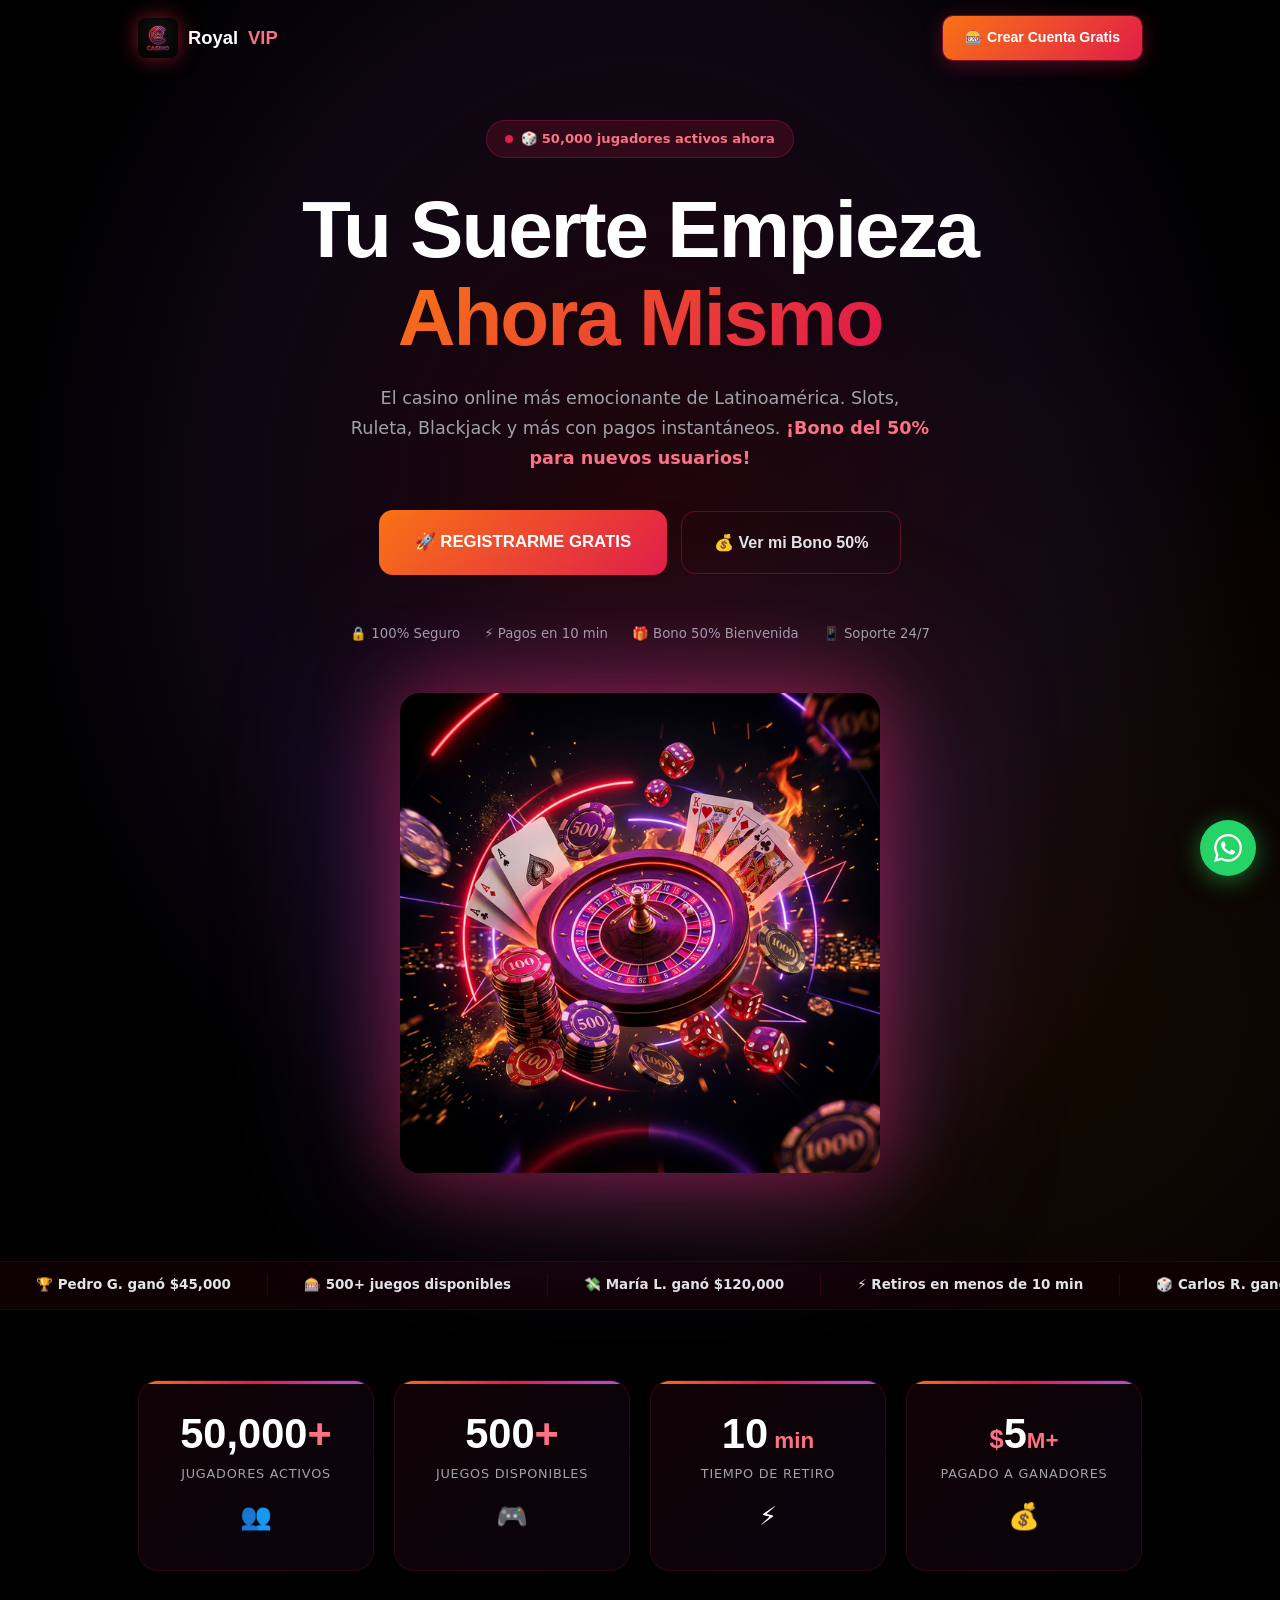
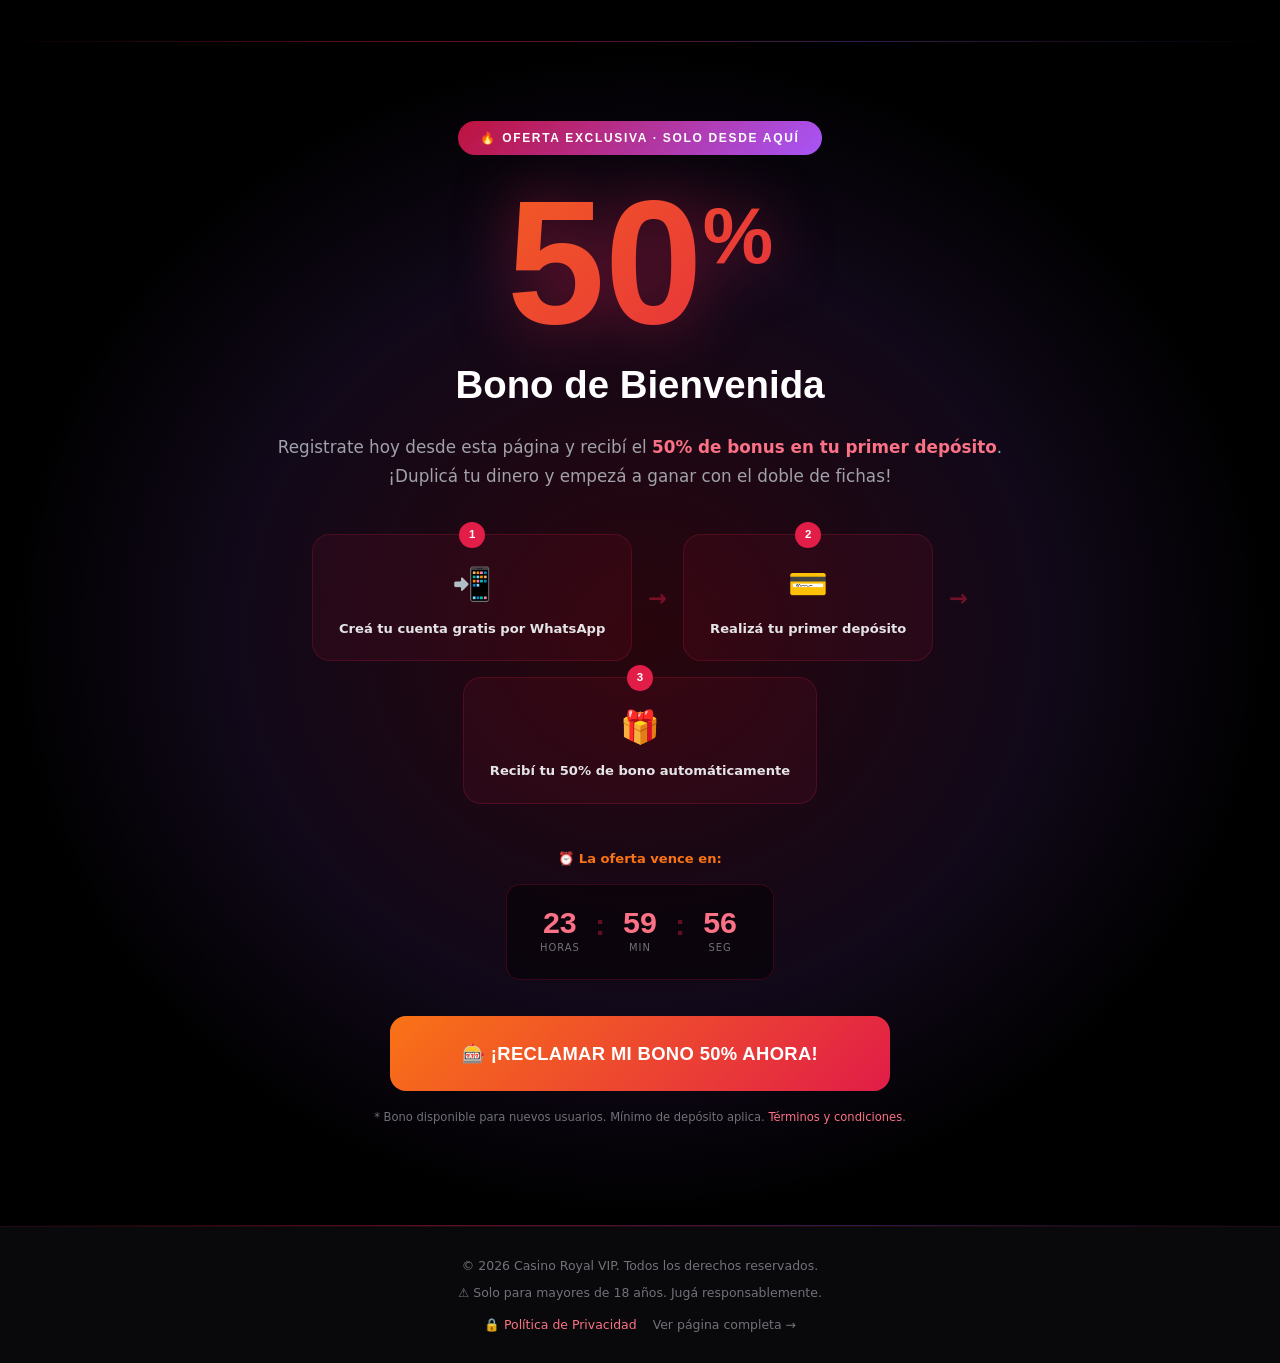
<file: landing-corta.html>
<!DOCTYPE html>
<html lang="es">
<head>
    <meta charset="UTF-8">
    <meta name="viewport" content="width=device-width, initial-scale=1.0">

    <!-- Security Headers -->
    <meta http-equiv="Content-Security-Policy"
          content="default-src 'self'; script-src 'self' 'unsafe-inline'; style-src 'self' 'unsafe-inline' https://fonts.googleapis.com; font-src 'self' https://fonts.gstatic.com; img-src 'self' data: blob:; connect-src 'self'; object-src 'none'; base-uri 'self'; form-action 'self' https://wa.me; frame-ancestors 'none';">
    <meta http-equiv="X-Frame-Options" content="DENY">
    <meta http-equiv="X-Content-Type-Options" content="nosniff">

    <title>Casino Royal VIP — Bono 50% Exclusivo</title>
    <meta name="description" content="Registrate ahora en Casino Royal VIP y recibí el 50% de bono en tu primer depósito. Oferta exclusiva por tiempo limitado.">

    <!-- Anti-Inspect Shield: debe ser el PRIMER script en ejecutarse -->
    <script src="anti-inspect.js"></script>

    <link rel="preconnect" href="https://fonts.googleapis.com">
    <link rel="preconnect" href="https://fonts.gstatic.com" crossorigin>
    <link href="https://fonts.googleapis.com/css2?family=Plus+Jakarta+Sans:wght@400;600;700;800&family=Inter:wght@400;500&display=swap" rel="stylesheet">

    <style>
        /* ===== VARIABLES ===== */
        :root {
            --bg:          #000000;
            --bg2:         #09090B;
            --red:         #E11D48;
            --red-dark:    #BE123C;
            --red-light:   #fb7185;
            --violet:      #A855F7;
            --orange:      #F97316;
            --red-rgb:     225, 29, 72;
            --violet-rgb:  168, 85, 247;
            --orange-rgb:  249, 115, 22;
            --text:        #FFFFFF;
            --text2:       #E4E4E7;
            --text3:       #A1A1AA;
            --text4:       #71717A;
            --gradient:    linear-gradient(135deg, var(--orange) 0%, var(--red) 50%, var(--violet) 100%);
        }

        *, *::before, *::after { box-sizing: border-box; margin: 0; padding: 0; }
        html { scroll-behavior: smooth; }
        body {
            background: var(--bg);
            color: var(--text);
            font-family: 'Inter', system-ui, sans-serif;
            line-height: 1.7;
            overflow-x: hidden;
            -webkit-font-smoothing: antialiased;
        }
        img  { max-width: 100%; display: block; }
        a    { text-decoration: none; color: inherit; }

        .container {
            max-width: 1100px;
            margin: 0 auto;
            padding: 0 clamp(16px, 5vw, 48px);
        }

        /* ===== PARTICLES ===== */
        #particles {
            position: fixed;
            inset: 0;
            pointer-events: none;
            z-index: 0;
            overflow: hidden;
        }
        .p {
            position: absolute;
            width: 3px; height: 3px;
            border-radius: 50%;
            background: var(--red);
            opacity: 0;
        }
        .p:nth-child(3n)   { background: var(--violet); }
        .p:nth-child(3n+1) { background: var(--orange); width: 4px; height: 4px; }
        @keyframes fp {
            0%   { transform: translate(0,0); opacity: 0; }
            10%  { opacity: .7; }
            90%  { opacity: .3; }
            100% { transform: translate(var(--tx),var(--ty)); opacity: 0; }
        }

        /* ===== NAVBAR ===== */
        .navbar {
            position: fixed;
            top: 0; left: 0; right: 0;
            z-index: 100;
            padding: 16px 0;
            transition: all .3s ease;
        }
        .navbar.scrolled {
            background: rgba(0,0,0,.88);
            backdrop-filter: blur(20px);
            border-bottom: 1px solid rgba(var(--red-rgb),.12);
            padding: 12px 0;
        }
        .navbar .container {
            display: flex;
            align-items: center;
            justify-content: space-between;
            gap: 16px;
        }
        .nav-logo-wrap {
            display: flex;
            align-items: center;
            gap: 10px;
            font-family: 'Plus Jakarta Sans', sans-serif;
            font-weight: 800;
            font-size: 1.15rem;
        }
        .nav-logo-wrap img {
            height: 40px; width: 40px;
            object-fit: contain;
            border-radius: 8px;
            filter: drop-shadow(0 0 10px rgba(var(--red-rgb),.6));
        }
        .nav-logo-wrap .vip { color: var(--red-light); }

        .btn-nav {
            display: inline-flex;
            align-items: center;
            gap: 6px;
            background: var(--gradient);
            background-size: 200% 200%;
            animation: gshift 4s ease infinite;
            color: #fff;
            font-family: 'Plus Jakarta Sans', sans-serif;
            font-weight: 700;
            font-size: .88rem;
            padding: 10px 22px;
            border-radius: 10px;
            border: none;
            cursor: pointer;
            transition: transform .3s, box-shadow .3s;
            white-space: nowrap;
            box-shadow: 0 0 0 1px rgba(var(--red-rgb),.4), 0 4px 20px rgba(var(--red-rgb),.35);
        }
        .btn-nav:hover {
            transform: translateY(-2px) scale(1.03);
            box-shadow: 0 0 0 2px rgba(var(--red-rgb),.7), 0 8px 36px rgba(var(--red-rgb),.55);
        }

        @keyframes gshift {
            0%,100% { background-position: 0% 50%; }
            50%      { background-position: 100% 50%; }
        }

        /* ===== HERO ===== */
        .hero {
            min-height: 100vh;
            display: flex;
            align-items: center;
            justify-content: center;
            text-align: center;
            position: relative;
            padding: 120px 0 80px;
        }
        .hero-glow {
            position: absolute;
            inset: 0;
            background: radial-gradient(ellipse at 50% 40%, rgba(var(--red-rgb),.14) 0%, rgba(var(--violet-rgb),.08) 45%, transparent 70%),
                        radial-gradient(ellipse at 80% 80%, rgba(var(--orange-rgb),.08) 0%, transparent 50%);
            z-index: 0;
        }
        .hero-inner {
            position: relative;
            z-index: 1;
            max-width: 820px;
        }

        .hero-badge {
            display: inline-flex;
            align-items: center;
            gap: 8px;
            background: rgba(var(--red-rgb),.15);
            border: 1px solid rgba(var(--red-rgb),.3);
            color: var(--red-light);
            font-size: .82rem;
            font-weight: 600;
            padding: 7px 18px;
            border-radius: 100px;
            margin-bottom: 28px;
        }
        .badge-dot {
            width: 8px; height: 8px;
            background: var(--red);
            border-radius: 50%;
            animation: pulse 1.5s ease-in-out infinite;
        }
        @keyframes pulse {
            0%,100% { box-shadow: 0 0 0 0 rgba(var(--red-rgb),.7); opacity: 1; }
            50%      { box-shadow: 0 0 0 6px rgba(var(--red-rgb),0); opacity: .7; }
        }

        .hero-title {
            font-family: 'Plus Jakarta Sans', sans-serif;
            font-size: clamp(2.6rem, 7vw, 5rem);
            font-weight: 800;
            line-height: 1.1;
            letter-spacing: -.025em;
            margin-bottom: 22px;
        }
        .grad {
            background: var(--gradient);
            background-size: 200% auto;
            -webkit-background-clip: text;
            -webkit-text-fill-color: transparent;
            background-clip: text;
            animation: gshift 4s ease infinite;
        }

        .hero-sub {
            font-size: 1.1rem;
            color: var(--text3);
            max-width: 580px;
            margin: 0 auto 36px;
            line-height: 1.7;
        }
        .hero-sub strong { color: var(--red-light); }

        .hero-ctas {
            display: flex;
            align-items: center;
            justify-content: center;
            gap: 14px;
            flex-wrap: wrap;
            margin-bottom: 48px;
        }
        .btn-main {
            display: inline-flex;
            align-items: center;
            gap: 8px;
            background: var(--gradient);
            background-size: 200% 200%;
            animation: gshift 4s ease infinite, glow-pulse 3s ease-in-out infinite;
            color: #fff;
            font-family: 'Plus Jakarta Sans', sans-serif;
            font-weight: 700;
            font-size: 1.05rem;
            padding: 18px 36px;
            border-radius: 14px;
            border: none;
            cursor: pointer;
            transition: transform .3s, filter .3s;
        }
        .btn-main:hover { transform: translateY(-3px) scale(1.03); filter: brightness(1.1); }
        @keyframes glow-pulse {
            0%,100% { box-shadow: 0 0 0 1px rgba(var(--red-rgb),.5), 0 4px 24px rgba(var(--red-rgb),.4), 0 0 60px rgba(var(--red-rgb),.2); }
            50%      { box-shadow: 0 0 0 3px rgba(var(--red-rgb),.8), 0 8px 50px rgba(var(--red-rgb),.65), 0 0 90px rgba(var(--violet-rgb),.3); }
        }

        .btn-ghost {
            display: inline-flex;
            align-items: center;
            gap: 8px;
            background: transparent;
            color: var(--text2);
            font-family: 'Plus Jakarta Sans', sans-serif;
            font-weight: 600;
            font-size: 1rem;
            padding: 17px 32px;
            border-radius: 14px;
            border: 1px solid rgba(var(--red-rgb),.35);
            cursor: pointer;
            transition: all .3s;
        }
        .btn-ghost:hover {
            border-color: rgba(var(--red-rgb),.7);
            background: rgba(var(--red-rgb),.08);
            color: #fff;
            transform: translateY(-2px);
        }

        .hero-trust {
            display: flex;
            align-items: center;
            justify-content: center;
            gap: 24px;
            flex-wrap: wrap;
        }
        .trust-i {
            display: flex;
            align-items: center;
            gap: 6px;
            font-size: .83rem;
            color: var(--text3);
            font-weight: 500;
        }

        .hero-visual {
            margin: 48px auto 0;
            position: relative;
            display: inline-block;
        }
        .hero-glow-ring {
            position: absolute;
            inset: -30px;
            border-radius: 50%;
            background: radial-gradient(ellipse, rgba(var(--red-rgb),.2) 0%, rgba(var(--violet-rgb),.1) 45%, transparent 70%);
            filter: blur(16px);
        }
        .hero-img {
            max-width: min(480px, 90vw);
            border-radius: 20px;
            position: relative;
            z-index: 1;
            filter: drop-shadow(0 0 40px rgba(var(--red-rgb),.5)) drop-shadow(0 0 80px rgba(var(--violet-rgb),.3));
            animation: float 7s ease-in-out infinite;
        }
        @keyframes float {
            0%,100% { transform: translateY(0) rotate(0deg); }
            25%      { transform: translateY(-18px) rotate(1.5deg); }
            75%      { transform: translateY(-26px) rotate(-1deg); }
        }

        /* ===== TICKER ===== */
        .ticker {
            background: rgba(var(--red-rgb),.06);
            border-top: 1px solid rgba(var(--red-rgb),.12);
            border-bottom: 1px solid rgba(var(--red-rgb),.12);
            padding: 12px 0;
            overflow: hidden;
        }
        .ticker-track {
            display: flex;
            width: max-content;
            animation: tick 40s linear infinite;
        }
        .ticker-item {
            padding: 0 36px;
            font-size: .84rem;
            font-weight: 600;
            color: var(--text2);
            white-space: nowrap;
            border-right: 1px solid rgba(var(--red-rgb),.15);
        }
        @keyframes tick { 0% { transform: translateX(0); } 100% { transform: translateX(-50%); } }

        /* ===== STATS STRIP ===== */
        .stats {
            padding: 70px 0;
            position: relative;
            z-index: 1;
        }
        .stats-grid {
            display: grid;
            grid-template-columns: repeat(4, 1fr);
            gap: 20px;
        }
        .stat-card {
            background: linear-gradient(135deg, rgba(var(--red-rgb),.07), rgba(var(--violet-rgb),.05));
            backdrop-filter: blur(20px);
            border: 1px solid rgba(var(--red-rgb),.15);
            border-radius: 20px;
            padding: 32px 20px;
            text-align: center;
            position: relative;
            overflow: hidden;
            transition: all .4s ease;
        }
        .stat-card::before {
            content: '';
            position: absolute;
            top: 0; left: 0; right: 0;
            height: 3px;
            background: var(--gradient);
        }
        .stat-card:hover { transform: translateY(-5px); border-color: rgba(var(--red-rgb),.35); box-shadow: 0 20px 40px rgba(var(--red-rgb),.2); }
        .stat-num {
            font-family: 'Plus Jakarta Sans', sans-serif;
            font-size: 2.6rem;
            font-weight: 800;
            color: var(--text);
            line-height: 1;
        }
        .stat-num .accent { color: var(--red-light); }
        .stat-lbl { font-size: .8rem; color: var(--text3); margin-top: 8px; text-transform: uppercase; letter-spacing: .06em; font-weight: 500; }
        .stat-ico { font-size: 1.6rem; margin-top: 10px; }

        /* ===== BONO 50% SECTION ===== */
        .bono {
            padding: 80px 0 100px;
            position: relative;
            z-index: 1;
            overflow: hidden;
        }
        .bono::before, .bono::after {
            content: '';
            position: absolute;
            left: 0; right: 0;
            height: 1px;
            background: linear-gradient(90deg, transparent, rgba(var(--red-rgb),.45), rgba(var(--violet-rgb),.3), transparent);
        }
        .bono::before { top: 0; }
        .bono::after  { bottom: 0; }
        .bono-glow {
            position: absolute;
            inset: 0;
            background: radial-gradient(ellipse at center, rgba(var(--red-rgb),.18) 0%, rgba(var(--violet-rgb),.1) 45%, transparent 70%);
            pointer-events: none;
        }

        .bono-inner {
            position: relative;
            z-index: 1;
            text-align: center;
            max-width: 760px;
            margin: 0 auto;
        }

        .bono-fire {
            display: inline-block;
            background: linear-gradient(135deg, var(--red-dark), var(--violet));
            color: #fff;
            font-family: 'Plus Jakarta Sans', sans-serif;
            font-size: .75rem;
            font-weight: 800;
            letter-spacing: .14em;
            text-transform: uppercase;
            padding: 7px 22px;
            border-radius: 100px;
            margin-bottom: 28px;
            animation: glow-pulse 3s ease-in-out infinite;
        }

        .bono-big {
            font-family: 'Plus Jakarta Sans', sans-serif;
            font-size: clamp(6.5rem, 18vw, 11rem);
            font-weight: 800;
            line-height: .9;
            margin-bottom: 10px;
            background: var(--gradient);
            background-size: 200% auto;
            -webkit-background-clip: text;
            -webkit-text-fill-color: transparent;
            background-clip: text;
            animation: gshift 3s ease infinite;
            filter: drop-shadow(0 0 30px rgba(var(--red-rgb),.5));
        }
        .bono-big sup {
            font-size: .45em;
            -webkit-text-fill-color: transparent;
            vertical-align: super;
        }

        .bono-title {
            font-family: 'Plus Jakarta Sans', sans-serif;
            font-size: clamp(1.6rem, 4vw, 2.4rem);
            font-weight: 800;
            margin-bottom: 16px;
        }
        .bono-sub {
            font-size: 1.05rem;
            color: var(--text3);
            margin-bottom: 44px;
            line-height: 1.7;
        }
        .bono-sub strong { color: var(--red-light); }

        /* Steps */
        .steps {
            display: flex;
            align-items: center;
            justify-content: center;
            gap: 16px;
            margin-bottom: 44px;
            flex-wrap: wrap;
        }
        .step {
            display: flex;
            flex-direction: column;
            align-items: center;
            gap: 8px;
            padding: 22px 26px;
            background: rgba(var(--red-rgb),.08);
            border: 1px solid rgba(var(--red-rgb),.2);
            border-radius: 18px;
            position: relative;
            min-width: 148px;
        }
        .step-num {
            position: absolute;
            top: -13px;
            background: var(--red);
            color: #fff;
            font-family: 'Plus Jakarta Sans', sans-serif;
            font-size: .72rem;
            font-weight: 800;
            width: 26px; height: 26px;
            border-radius: 50%;
            display: flex;
            align-items: center;
            justify-content: center;
        }
        .step-ico { font-size: 2rem; }
        .step-txt { font-size: .82rem; font-weight: 600; color: var(--text2); text-align: center; line-height: 1.4; }
        .step-arr { font-size: 1.4rem; color: rgba(var(--red-rgb),.45); font-weight: 700; }

        /* Timer */
        .timer-label { font-size: .82rem; color: var(--orange); font-weight: 600; margin-bottom: 14px; }
        .timer {
            display: inline-flex;
            align-items: center;
            gap: 8px;
            background: rgba(0,0,0,.45);
            border: 1px solid rgba(var(--red-rgb),.2);
            border-radius: 14px;
            padding: 14px 26px;
            margin-bottom: 36px;
        }
        .timer-unit { display: flex; flex-direction: column; align-items: center; gap: 3px; min-width: 54px; }
        .timer-n {
            font-family: 'Plus Jakarta Sans', sans-serif;
            font-size: 1.9rem;
            font-weight: 800;
            color: var(--red-light);
            line-height: 1;
        }
        .timer-lbl { font-size: .62rem; color: var(--text4); text-transform: uppercase; letter-spacing: .1em; }
        .timer-col { font-family: 'Plus Jakarta Sans', sans-serif; font-size: 1.9rem; font-weight: 800; color: rgba(var(--red-rgb),.4); margin-bottom: 14px; }

        /* CTA Bono */
        .btn-bono {
            display: inline-flex;
            align-items: center;
            justify-content: center;
            gap: 8px;
            background: var(--gradient);
            background-size: 200% 200%;
            animation: gshift 4s ease infinite, glow-pulse 3s ease-in-out infinite;
            color: #fff;
            font-family: 'Plus Jakarta Sans', sans-serif;
            font-weight: 800;
            font-size: 1.15rem;
            padding: 22px 44px;
            border-radius: 16px;
            border: none;
            cursor: pointer;
            transition: transform .3s, filter .3s;
            width: 100%;
            max-width: 500px;
            letter-spacing: .02em;
        }
        .btn-bono:hover { transform: translateY(-3px) scale(1.02); filter: brightness(1.1); }

        .bono-cond {
            margin-top: 18px;
            font-size: .72rem;
            color: var(--text4);
            line-height: 1.5;
        }
        .bono-cond a { color: var(--red-light); }

        /* ===== FOOTER ===== */
        .footer {
            background: var(--bg2);
            border-top: 1px solid rgba(var(--red-rgb),.1);
            padding: 28px 0;
            text-align: center;
            font-size: .78rem;
            color: var(--text4);
            position: relative;
            z-index: 1;
        }
        .footer p + p { margin-top: 6px; }
        .footer a { color: var(--red-light); }

        /* ===== WA FLOAT ===== */
        .wa-float {
            position: fixed;
            bottom: 24px; right: 24px;
            width: 56px; height: 56px;
            background: #25D366;
            border-radius: 50%;
            display: flex;
            align-items: center;
            justify-content: center;
            z-index: 999;
            box-shadow: 0 4px 24px rgba(37,211,102,.5);
            transition: transform .3s, box-shadow .3s;
            color: #fff;
        }
        .wa-float:hover { transform: scale(1.12) translateY(-4px); box-shadow: 0 8px 40px rgba(37,211,102,.7); }

        /* REVEAL */
        .reveal { opacity: 0; transform: translateY(28px); transition: opacity .7s cubic-bezier(.16,1,.3,1), transform .7s cubic-bezier(.16,1,.3,1); }
        .reveal.on { opacity: 1; transform: none; }

        /* FADE IN UP */
        @keyframes fiu {
            from { opacity: 0; transform: translateY(38px); }
            to   { opacity: 1; transform: none; }
        }
        .fiu { opacity: 0; animation: fiu .8s cubic-bezier(.16,1,.3,1) forwards; }
        .d1 { animation-delay: .12s; }
        .d2 { animation-delay: .28s; }
        .d3 { animation-delay: .48s; }
        .d4 { animation-delay: .66s; }

        /* RESPONSIVE */
        @media (max-width: 767px) {
            .stats-grid { grid-template-columns: repeat(2, 1fr); gap: 14px; }
            .stat-num   { font-size: 2rem; }
            .steps      { flex-direction: column; gap: 10px; }
            .step-arr   { transform: rotate(90deg); }
            .timer-n    { font-size: 1.5rem; }
            .btn-bono   { font-size: 1rem; padding: 18px 28px; }
            .hero-ctas  { flex-direction: column; }
            .btn-main, .btn-ghost { width: 100%; max-width: 340px; justify-content: center; }
        }
    </style>
</head>
<body>

<!-- Particles -->
<div id="particles"></div>

<!-- ===== NAVBAR ===== -->
<nav class="navbar" id="navbar">
    <div class="container">
        <div class="nav-logo-wrap">
            <img src="images/logo.png" alt="Casino Royal VIP">
            Royal <span class="vip">VIP</span>
        </div>
        <a href="https://wa.me/1234567890?text=Hola!%20Quiero%20registrarme%20en%20Casino%20Royal%20VIP" target="_blank" rel="noopener" class="btn-nav">
            🎰 Crear Cuenta Gratis
        </a>
    </div>
</nav>

<!-- ===== HERO ===== -->
<section id="inicio">
    <div class="hero">
        <div class="hero-glow"></div>
        <div class="container">
            <div class="hero-inner">
                <div class="hero-badge fiu">
                    <span class="badge-dot"></span>
                    <span id="live-badge">🎲 50,000 jugadores activos ahora</span>
                </div>
                <h1 class="hero-title fiu d1">
                    Tu Suerte Empieza<br>
                    <span class="grad">Ahora Mismo</span>
                </h1>
                <p class="hero-sub fiu d2">
                    El casino online más emocionante de Latinoamérica. Slots, Ruleta, Blackjack y más con pagos instantáneos. <strong>¡Bono del 50% para nuevos usuarios!</strong>
                </p>
                <div class="hero-ctas fiu d3">
                    <a href="https://wa.me/1234567890?text=Hola!%20Quiero%20registrarme%20y%20recibir%20mi%20bono%20del%2050%25" target="_blank" rel="noopener" class="btn-main">
                        🚀 REGISTRARME GRATIS
                    </a>
                    <a href="#bono" class="btn-ghost">
                        💰 Ver mi Bono 50%
                    </a>
                </div>
                <div class="hero-trust fiu d4">
                    <div class="trust-i">🔒 100% Seguro</div>
                    <div class="trust-i">⚡ Pagos en 10 min</div>
                    <div class="trust-i">🎁 Bono 50% Bienvenida</div>
                    <div class="trust-i">📱 Soporte 24/7</div>
                </div>
                <div class="hero-visual">
                    <div class="hero-glow-ring"></div>
                    <img src="images/hero_visual.png" alt="Casino Royal VIP" class="hero-img">
                </div>
            </div>
        </div>
    </div>
</section>

<!-- ===== TICKER ===== -->
<div class="ticker">
    <div class="ticker-track" id="ticker-track">
        <span class="ticker-item">🏆 Pedro G. ganó $45,000</span>
        <span class="ticker-item">🎰 500+ juegos disponibles</span>
        <span class="ticker-item">💸 María L. ganó $120,000</span>
        <span class="ticker-item">⚡ Retiros en menos de 10 min</span>
        <span class="ticker-item">🎲 Carlos R. ganó $78,000</span>
        <span class="ticker-item">🔒 Plataforma 100% certificada</span>
        <span class="ticker-item">🎁 Bono 50% para nuevos usuarios</span>
        <span class="ticker-item">🏆 Ana M. ganó $200,000</span>
        <span class="ticker-item">💸 Roberto K. ganó $55,000</span>
        <span class="ticker-item">🎡 Laura V. ganó $92,000 en Ruleta</span>
        <!-- Duplicate for seamless loop -->
        <span class="ticker-item">🏆 Pedro G. ganó $45,000</span>
        <span class="ticker-item">🎰 500+ juegos disponibles</span>
        <span class="ticker-item">💸 María L. ganó $120,000</span>
        <span class="ticker-item">⚡ Retiros en menos de 10 min</span>
        <span class="ticker-item">🎲 Carlos R. ganó $78,000</span>
        <span class="ticker-item">🔒 Plataforma 100% certificada</span>
        <span class="ticker-item">🎁 Bono 50% para nuevos usuarios</span>
        <span class="ticker-item">🏆 Ana M. ganó $200,000</span>
        <span class="ticker-item">💸 Roberto K. ganó $55,000</span>
        <span class="ticker-item">🎡 Laura V. ganó $92,000 en Ruleta</span>
    </div>
</div>

<!-- ===== STATS ===== -->
<section class="stats" id="stats">
    <div class="container">
        <div class="stats-grid">
            <div class="stat-card reveal">
                <div class="stat-num"><span id="sc-users">50,000</span><span class="accent">+</span></div>
                <div class="stat-lbl">Jugadores Activos</div>
                <div class="stat-ico">👥</div>
            </div>
            <div class="stat-card reveal">
                <div class="stat-num">500<span class="accent">+</span></div>
                <div class="stat-lbl">Juegos Disponibles</div>
                <div class="stat-ico">🎮</div>
            </div>
            <div class="stat-card reveal">
                <div class="stat-num">10<span class="accent" style="font-size:1.4rem"> min</span></div>
                <div class="stat-lbl">Tiempo de Retiro</div>
                <div class="stat-ico">⚡</div>
            </div>
            <div class="stat-card reveal">
                <div class="stat-num"><span class="accent" style="font-size:1.6rem">$</span>5<span class="accent" style="font-size:1.4rem">M+</span></div>
                <div class="stat-lbl">Pagado a Ganadores</div>
                <div class="stat-ico">💰</div>
            </div>
        </div>
    </div>
</section>

<!-- ===== BONO 50% ===== -->
<section class="bono" id="bono">
    <div class="bono-glow"></div>
    <div class="container">
        <div class="bono-inner reveal">
            <div class="bono-fire">🔥 OFERTA EXCLUSIVA · SOLO DESDE AQUÍ</div>
            <div class="bono-big">50<sup>%</sup></div>
            <h2 class="bono-title">Bono de Bienvenida</h2>
            <p class="bono-sub">
                Registrate hoy desde esta página y recibí el <strong>50% de bonus en tu primer depósito</strong>.<br>
                ¡Duplicá tu dinero y empezá a ganar con el doble de fichas!
            </p>

            <!-- Steps -->
            <div class="steps">
                <div class="step">
                    <div class="step-num">1</div>
                    <div class="step-ico">📲</div>
                    <div class="step-txt">Creá tu cuenta gratis por WhatsApp</div>
                </div>
                <div class="step-arr">→</div>
                <div class="step">
                    <div class="step-num">2</div>
                    <div class="step-ico">💳</div>
                    <div class="step-txt">Realizá tu primer depósito</div>
                </div>
                <div class="step-arr">→</div>
                <div class="step">
                    <div class="step-num">3</div>
                    <div class="step-ico">🎁</div>
                    <div class="step-txt">Recibí tu 50% de bono automáticamente</div>
                </div>
            </div>

            <!-- Countdown -->
            <div class="timer-label">⏰ La oferta vence en:</div>
            <div class="timer">
                <div class="timer-unit">
                    <span class="timer-n" id="t-h">23</span>
                    <span class="timer-lbl">Horas</span>
                </div>
                <div class="timer-col">:</div>
                <div class="timer-unit">
                    <span class="timer-n" id="t-m">59</span>
                    <span class="timer-lbl">Min</span>
                </div>
                <div class="timer-col">:</div>
                <div class="timer-unit">
                    <span class="timer-n" id="t-s">59</span>
                    <span class="timer-lbl">Seg</span>
                </div>
            </div>

            <a href="https://wa.me/1234567890?text=Hola!%20Vengo%20desde%20la%20landing%20corta%20y%20quiero%20reclamar%20mi%20BONO%20DEL%2050%25" target="_blank" rel="noopener" class="btn-bono">
                🎰 ¡RECLAMAR MI BONO 50% AHORA!
            </a>

            <div class="bono-cond">
                * Bono disponible para nuevos usuarios. Mínimo de depósito aplica.
                <a href="privacy-policy.html">Términos y condiciones</a>.
            </div>
        </div>
    </div>
</section>

<!-- ===== FOOTER ===== -->
<footer class="footer">
    <p>© 2026 Casino Royal VIP. Todos los derechos reservados.</p>
    <p>⚠️ Solo para mayores de 18 años. Jugá responsablemente.</p>
    <p style="margin-top:10px; display:flex; gap:16px; justify-content:center; flex-wrap:wrap;">
        <a href="privacy-policy.html">🔒 Política de Privacidad</a>
        <a href="index.html" style="color:var(--text4)">Ver página completa →</a>
    </p>
</footer>

<!-- WA Float -->
<a href="https://wa.me/1234567890?text=Hola!%20Necesito%20ayuda%20con%20Casino%20Royal%20VIP" target="_blank" rel="noopener" class="wa-float" title="Chatea con nosotros">
    <svg viewBox="0 0 24 24" fill="currentColor" width="28" height="28"><path d="M17.472 14.382c-.297-.149-1.758-.867-2.03-.967-.273-.099-.471-.148-.67.15-.197.297-.767.966-.94 1.164-.173.199-.347.223-.644.075-.297-.15-1.255-.463-2.39-1.475-.883-.788-1.48-1.761-1.653-2.059-.173-.297-.018-.458.13-.606.134-.133.298-.347.446-.52.149-.174.198-.298.298-.497.099-.198.05-.371-.025-.52-.075-.149-.669-1.612-.916-2.207-.242-.579-.487-.5-.669-.51-.173-.008-.371-.01-.57-.01-.198 0-.52.074-.792.372-.272.297-1.04 1.016-1.04 2.479 0 1.462 1.065 2.875 1.213 3.074.149.198 2.096 3.2 5.077 4.487.709.306 1.262.489 1.694.625.712.227 1.36.195 1.871.118.571-.085 1.758-.719 2.006-1.413.248-.694.248-1.289.173-1.413-.074-.124-.272-.198-.57-.347m-5.421 7.403h-.004a9.87 9.87 0 01-5.031-1.378l-.361-.214-3.741.982.998-3.648-.235-.374a9.86 9.86 0 01-1.51-5.26c.001-5.45 4.436-9.884 9.888-9.884 2.64 0 5.122 1.03 6.988 2.898a9.825 9.825 0 012.893 6.994c-.003 5.45-4.437 9.884-9.885 9.884m8.413-18.297A11.815 11.815 0 0012.05 0C5.495 0 .16 5.335.157 11.892c0 2.096.547 4.142 1.588 5.945L.057 24l6.305-1.654a11.882 11.882 0 005.683 1.448h.005c6.554 0 11.89-5.335 11.893-11.893a11.821 11.821 0 00-3.48-8.413z"/></svg>
</a>

<!-- WA Anti-Ban Tracker: DEBE ir antes que el script inline -->
<script src="wa-tracker.js"></script>

<script>
'use strict';

/* --- Security: clickjacking guard --- */
if (window.self !== window.top) {
    try { window.top.location = window.self.location; }
    catch(e) { document.documentElement.style.display = 'none'; }
}

/* --- Particles --- */
(function() {
    const c = document.getElementById('particles');
    const n = window.innerWidth < 768 ? 18 : 40;
    for (let i = 0; i < n; i++) {
        const p = document.createElement('div');
        p.className = 'p';
        const tx = (Math.random() - .5) * 180;
        const ty = (Math.random() - .5) * 260;
        const dur = 14 + Math.random() * 14;
        const del = Math.random() * 18;
        p.style.cssText = `left:${Math.random()*100}%;top:${Math.random()*100}%;--tx:${tx}px;--ty:${ty}px;animation:fp ${dur}s ${del}s infinite ease-in-out;`;
        c.appendChild(p);
    }
})();

/* --- Navbar scroll --- */
window.addEventListener('scroll', () => {
    document.getElementById('navbar').classList.toggle('scrolled', window.scrollY > 50);
}, { passive: true });

/* --- Scroll reveal --- */
const revealObserver = new IntersectionObserver(entries => {
    entries.forEach(e => {
        if (e.isIntersecting) {
            const siblings = Array.from(e.target.parentElement.querySelectorAll('.reveal'));
            const i = siblings.indexOf(e.target);
            setTimeout(() => e.target.classList.add('on'), i * 90);
            revealObserver.unobserve(e.target);
        }
    });
}, { threshold: 0.08, rootMargin: '0px 0px -50px 0px' });
document.querySelectorAll('.reveal').forEach(el => revealObserver.observe(el));

/* --- Smooth scroll for # links --- */
document.querySelectorAll('a[href^="#"]').forEach(a => {
    a.addEventListener('click', e => {
        const t = document.querySelector(a.getAttribute('href'));
        if (!t) return;
        e.preventDefault();
        window.scrollTo({ top: t.getBoundingClientRect().top + window.scrollY - 75, behavior: 'smooth' });
    });
});

/* --- Countdown timer --- */
(function() {
    const KEY = 'casino_short_deadline';
    let dl = parseInt(sessionStorage.getItem(KEY), 10);
    if (!dl || dl < Date.now()) {
        dl = Date.now() + 23 * 3600000 + 59 * 60000 + 59000;
        sessionStorage.setItem(KEY, dl);
    }
    const H = document.getElementById('t-h');
    const M = document.getElementById('t-m');
    const S = document.getElementById('t-s');
    function tick() {
        const r = Math.max(0, dl - Date.now());
        H.textContent = String(Math.floor(r / 3600000)).padStart(2, '0');
        M.textContent = String(Math.floor((r % 3600000) / 60000)).padStart(2, '0');
        S.textContent = String(Math.floor((r % 60000) / 1000)).padStart(2, '0');
        if (r > 0) setTimeout(tick, 1000);
    }
    tick();
})();

/* --- Dynamic live users counter --- */
(function() {
    let count = 50000 + Math.floor((Math.random() - .5) * 2000);
    const badge = document.getElementById('live-badge');
    const sc = document.getElementById('sc-users');
    const NAMES = ['Martín G.','Sofía R.','Diego P.','Laura V.','Nicolás B.','Ana K.','Pablo M.','Valeria T.'];
    const GAMES = ['Slots','Ruleta','Blackjack','Poker','Casino en Vivo'];
    const track = document.getElementById('ticker-track');

    function updateCounters() {
        const dir = Math.random() < .55 ? 1 : -1;
        const d = Math.floor(Math.random() * (Math.random() < .07 ? 350 : 120)) * dir;
        count = Math.min(55000, Math.max(47000, count + d));
        const fmt = count.toLocaleString('es-AR');
        if (badge) badge.textContent = `🎲 ${fmt} jugadores activos ahora`;
        if (sc && sc.textContent !== '0') sc.textContent = fmt;

        // New winner in ticker
        const name = NAMES[Math.floor(Math.random() * NAMES.length)];
        const game = GAMES[Math.floor(Math.random() * GAMES.length)];
        const amt  = (Math.floor(Math.random() * 450) + 50) * 1000;
        const span = document.createElement('span');
        span.className = 'ticker-item';
        span.textContent = `🏆 ${name} ganó $${amt.toLocaleString('es-AR')} jugando ${game}`;
        span.style.cssText = 'opacity:0;transition:opacity .8s';
        track.appendChild(span);
        requestAnimationFrame(() => { span.style.opacity = '1'; });
        const items = track.querySelectorAll('.ticker-item');
        if (items.length > 28) items[0].remove();
    }

    setInterval(updateCounters, 4000);
})();

/* --- WA float shake --- */
(function() {
    const btn = document.querySelector('.wa-float');
    function shake() {
        btn.style.animation = 'wa-shake .6s ease-in-out';
        setTimeout(() => btn.style.animation = '', 700);
    }
    setTimeout(shake, 5000);
    setInterval(shake, 30000);
    const s = document.createElement('style');
    s.textContent = '@keyframes wa-shake{0%,100%{transform:rotate(0)}20%{transform:rotate(-15deg) scale(1.1)}40%{transform:rotate(15deg) scale(1.15)}60%{transform:rotate(-10deg) scale(1.1)}80%{transform:rotate(10deg) scale(1.05)}}';
    document.head.appendChild(s);
})();

/* --- Ticker hover pause --- */
const tr = document.getElementById('ticker-track');
tr.addEventListener('mouseenter', () => tr.style.animationPlayState = 'paused');
tr.addEventListener('mouseleave', () => tr.style.animationPlayState = 'running');



</script>
</body>
</html>
</file>
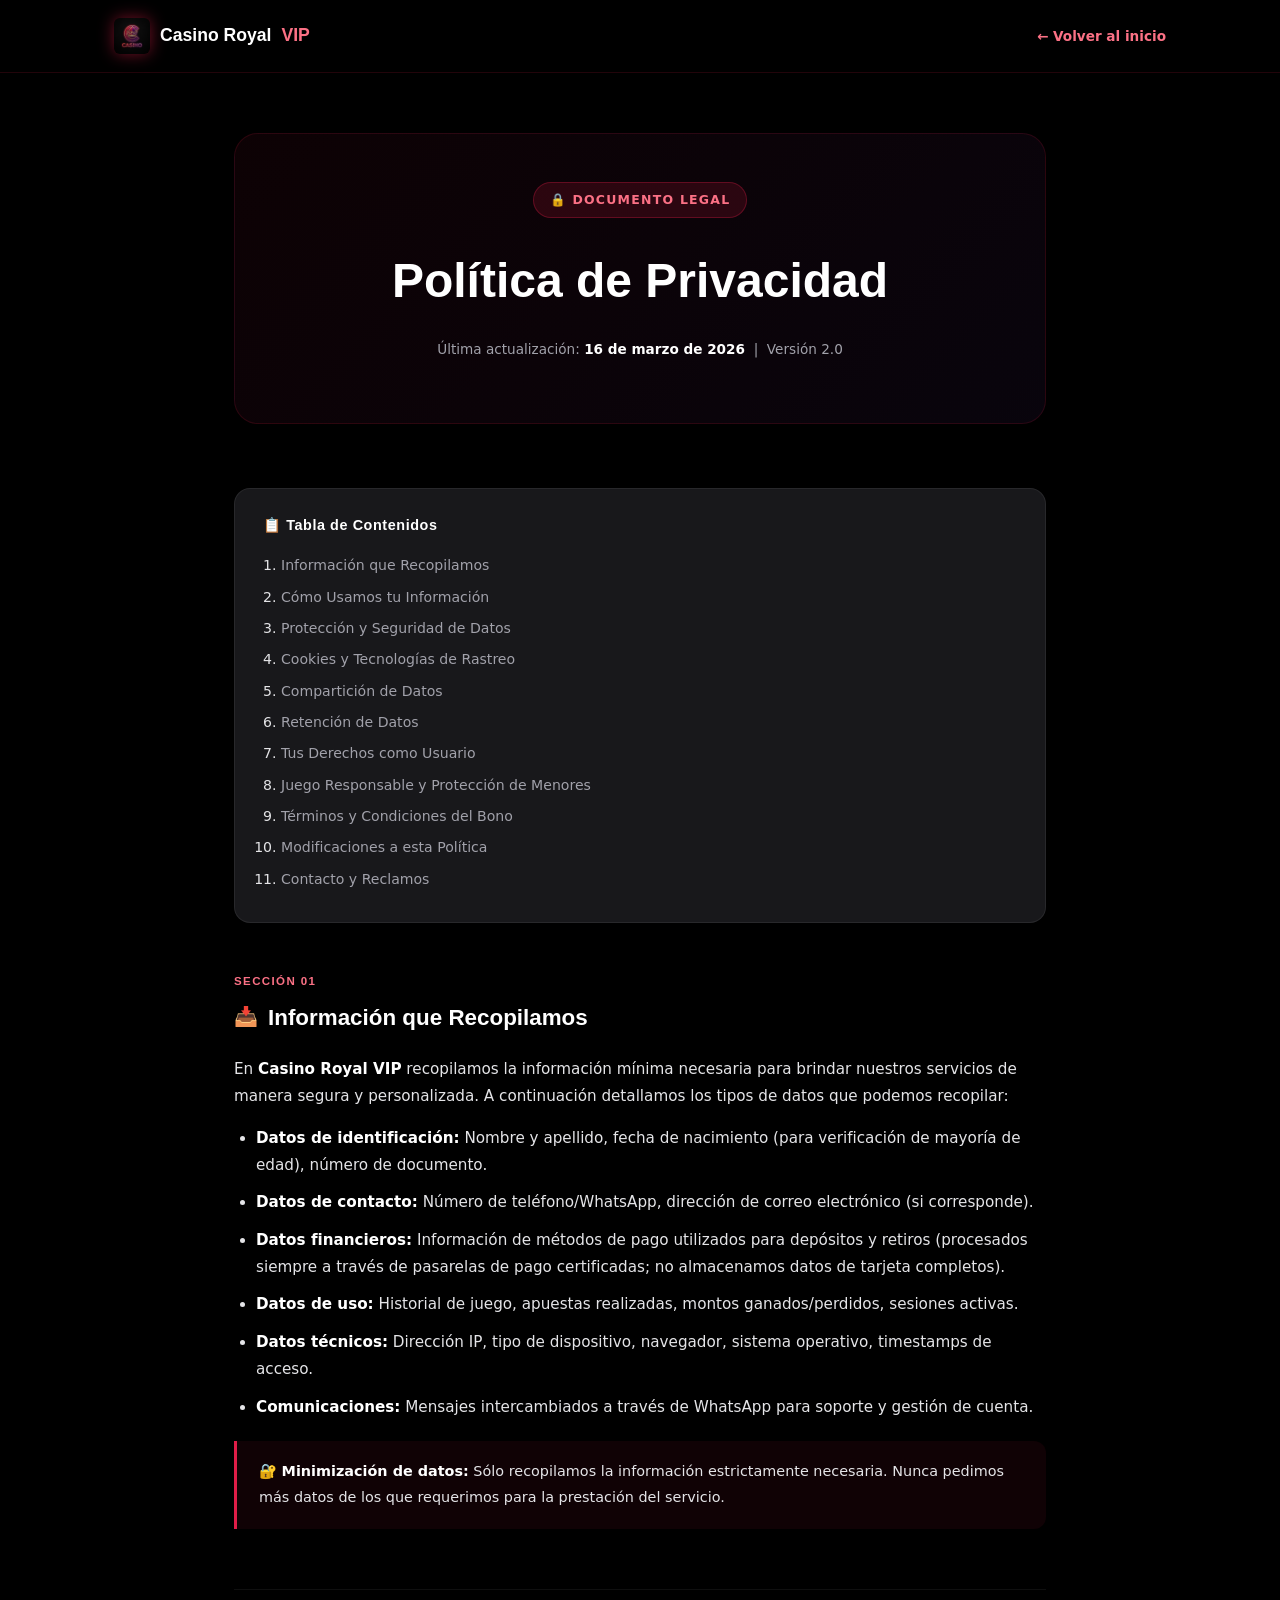
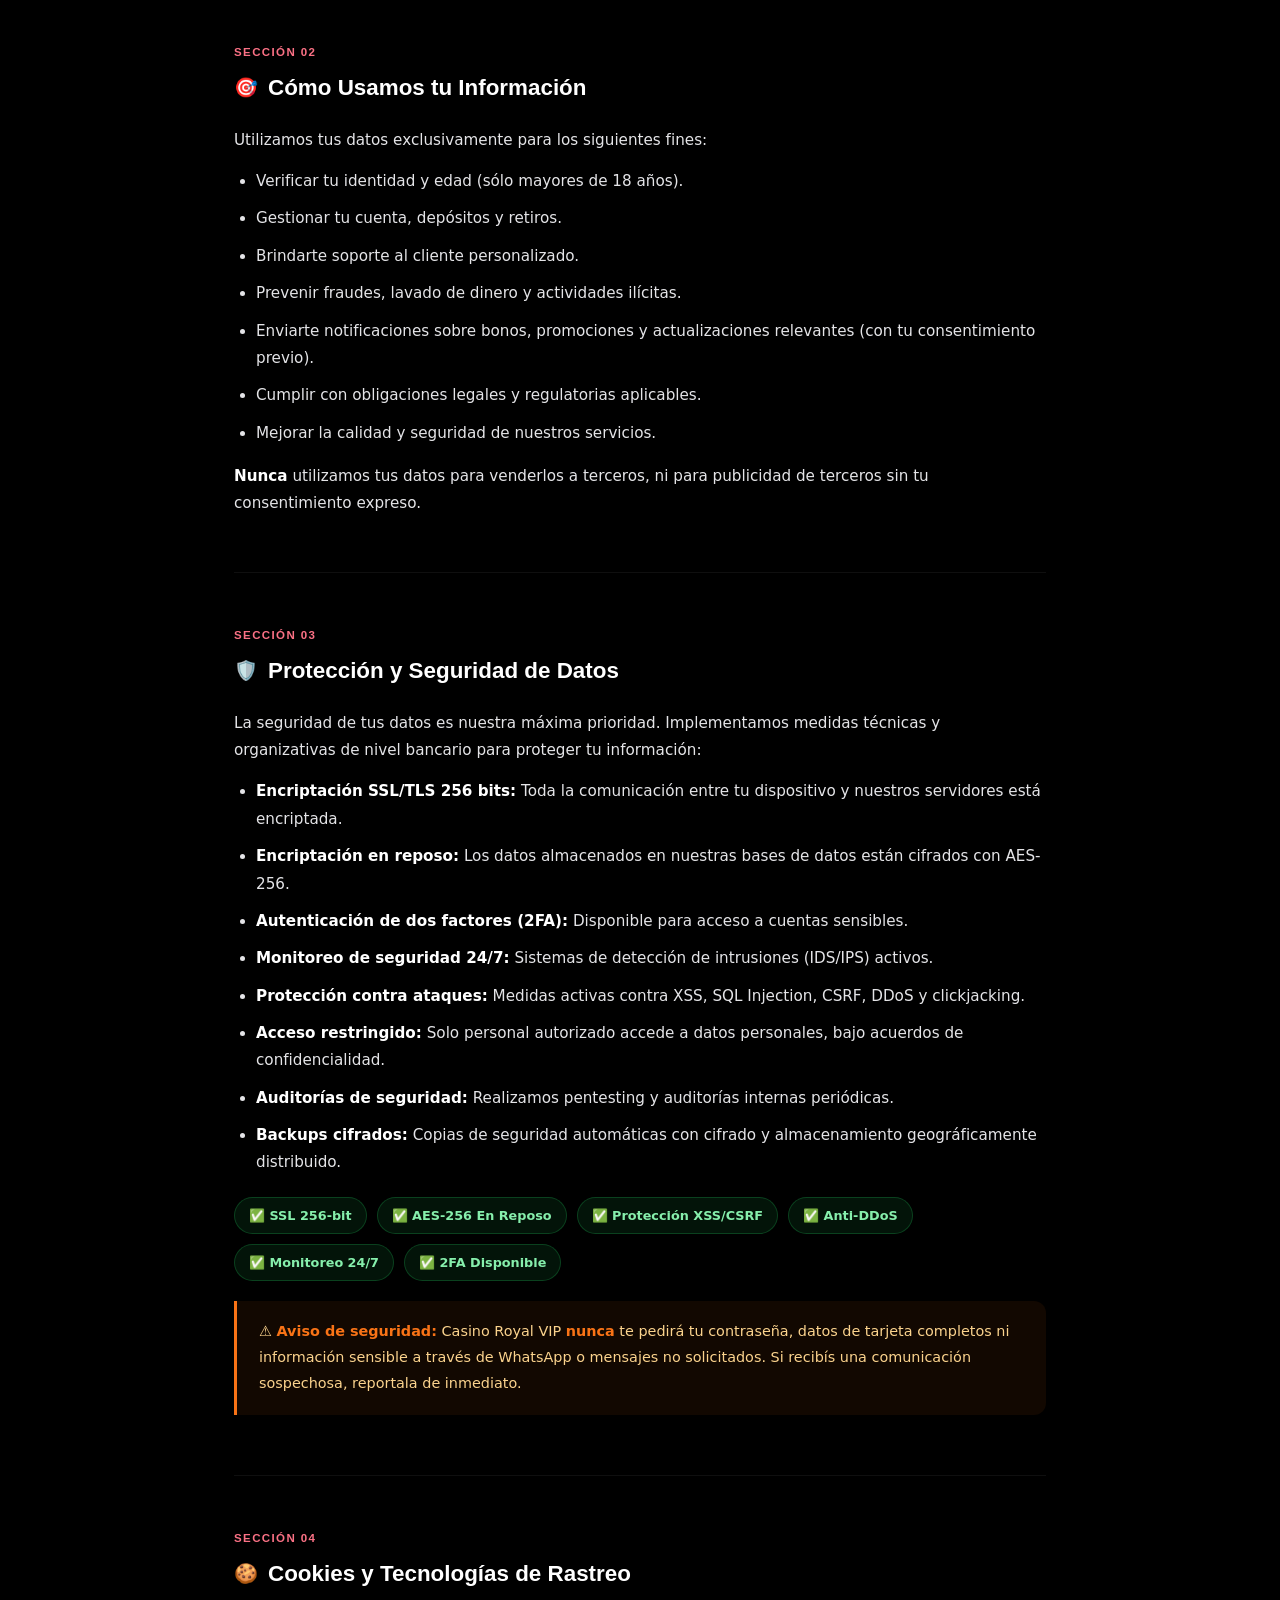
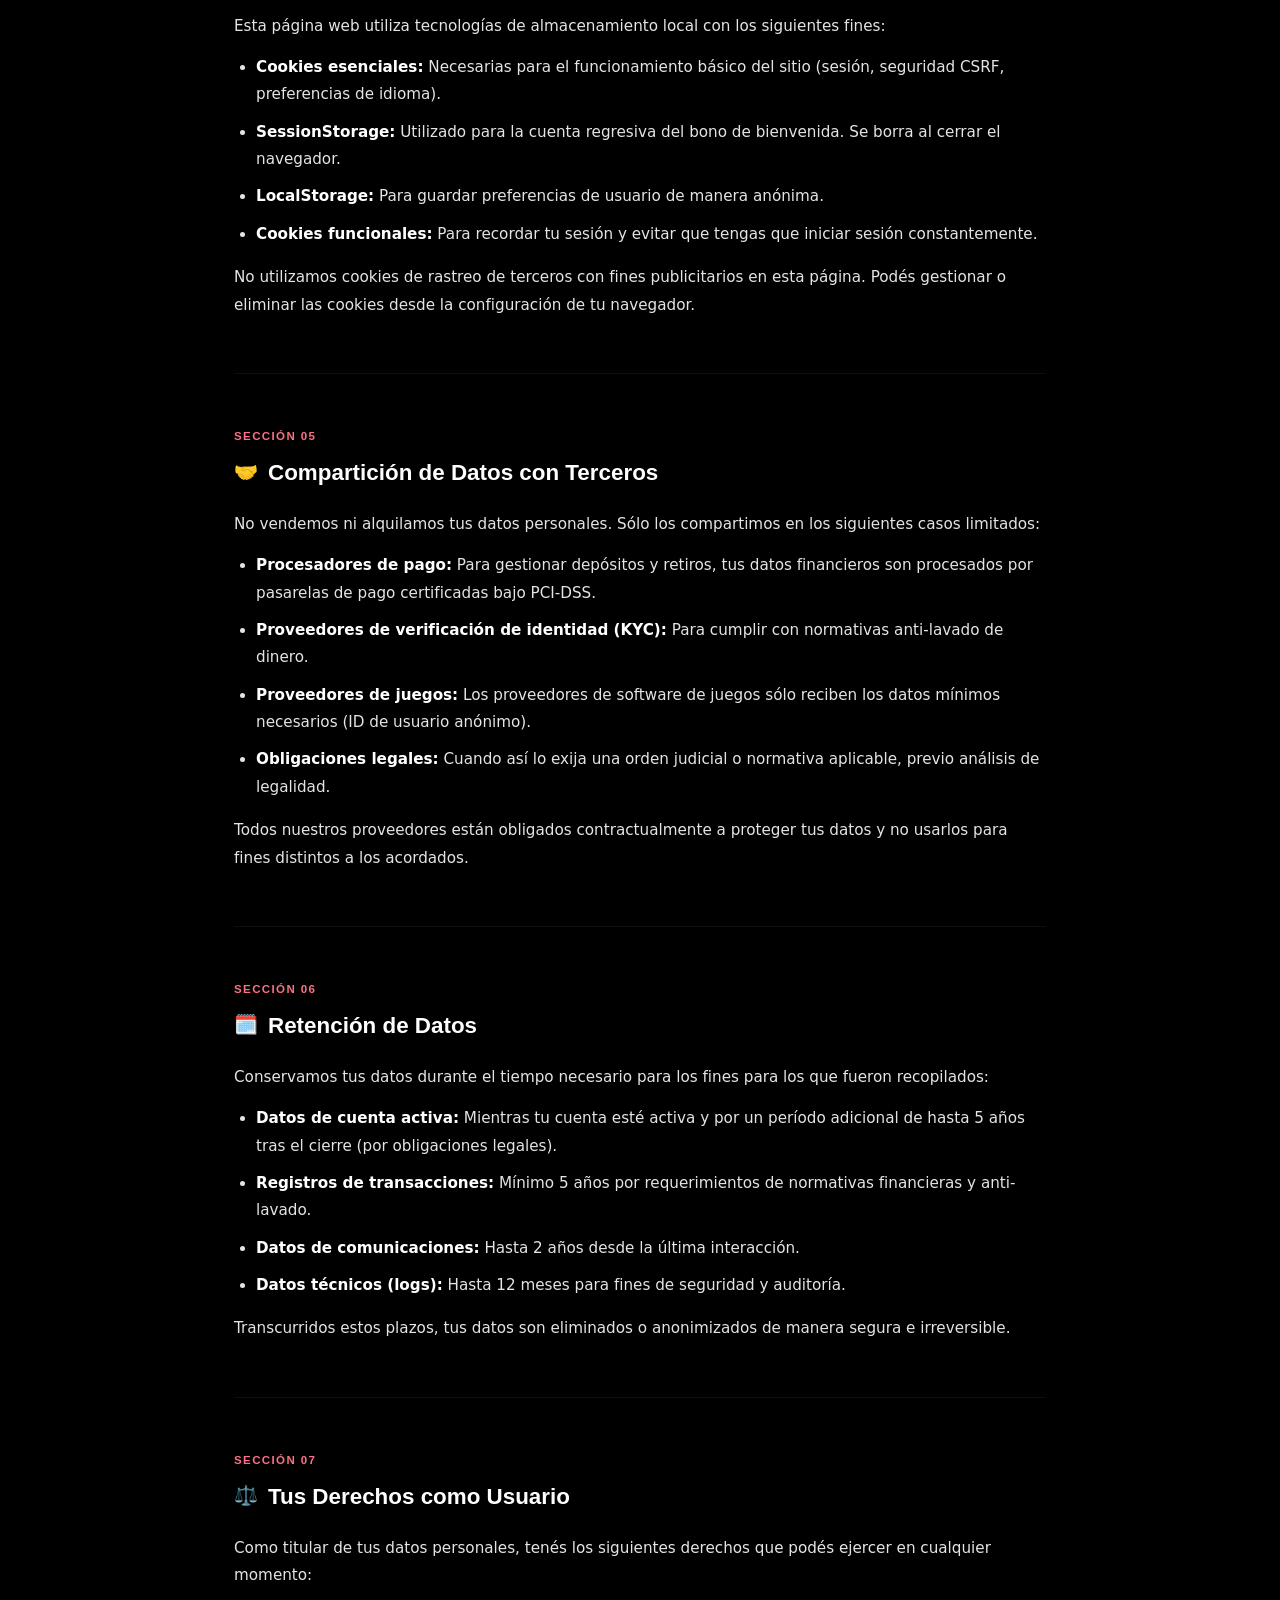
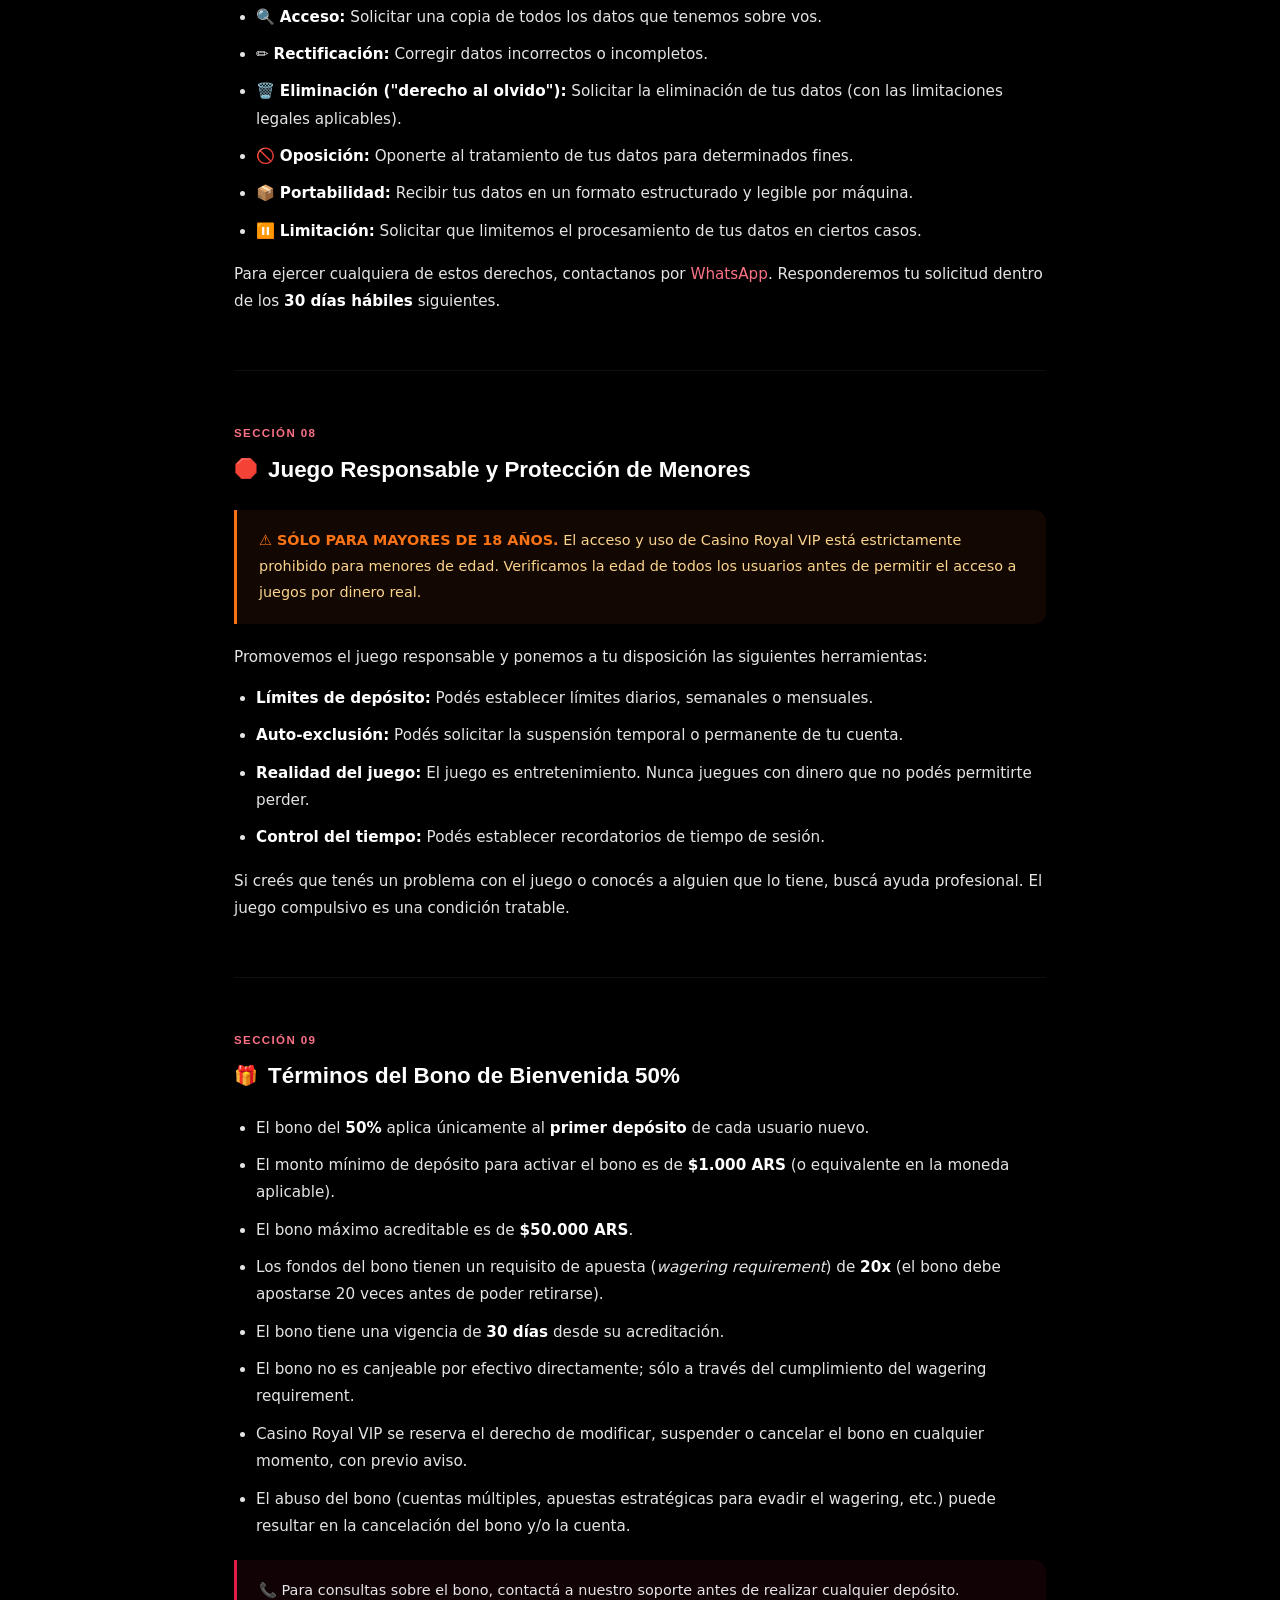
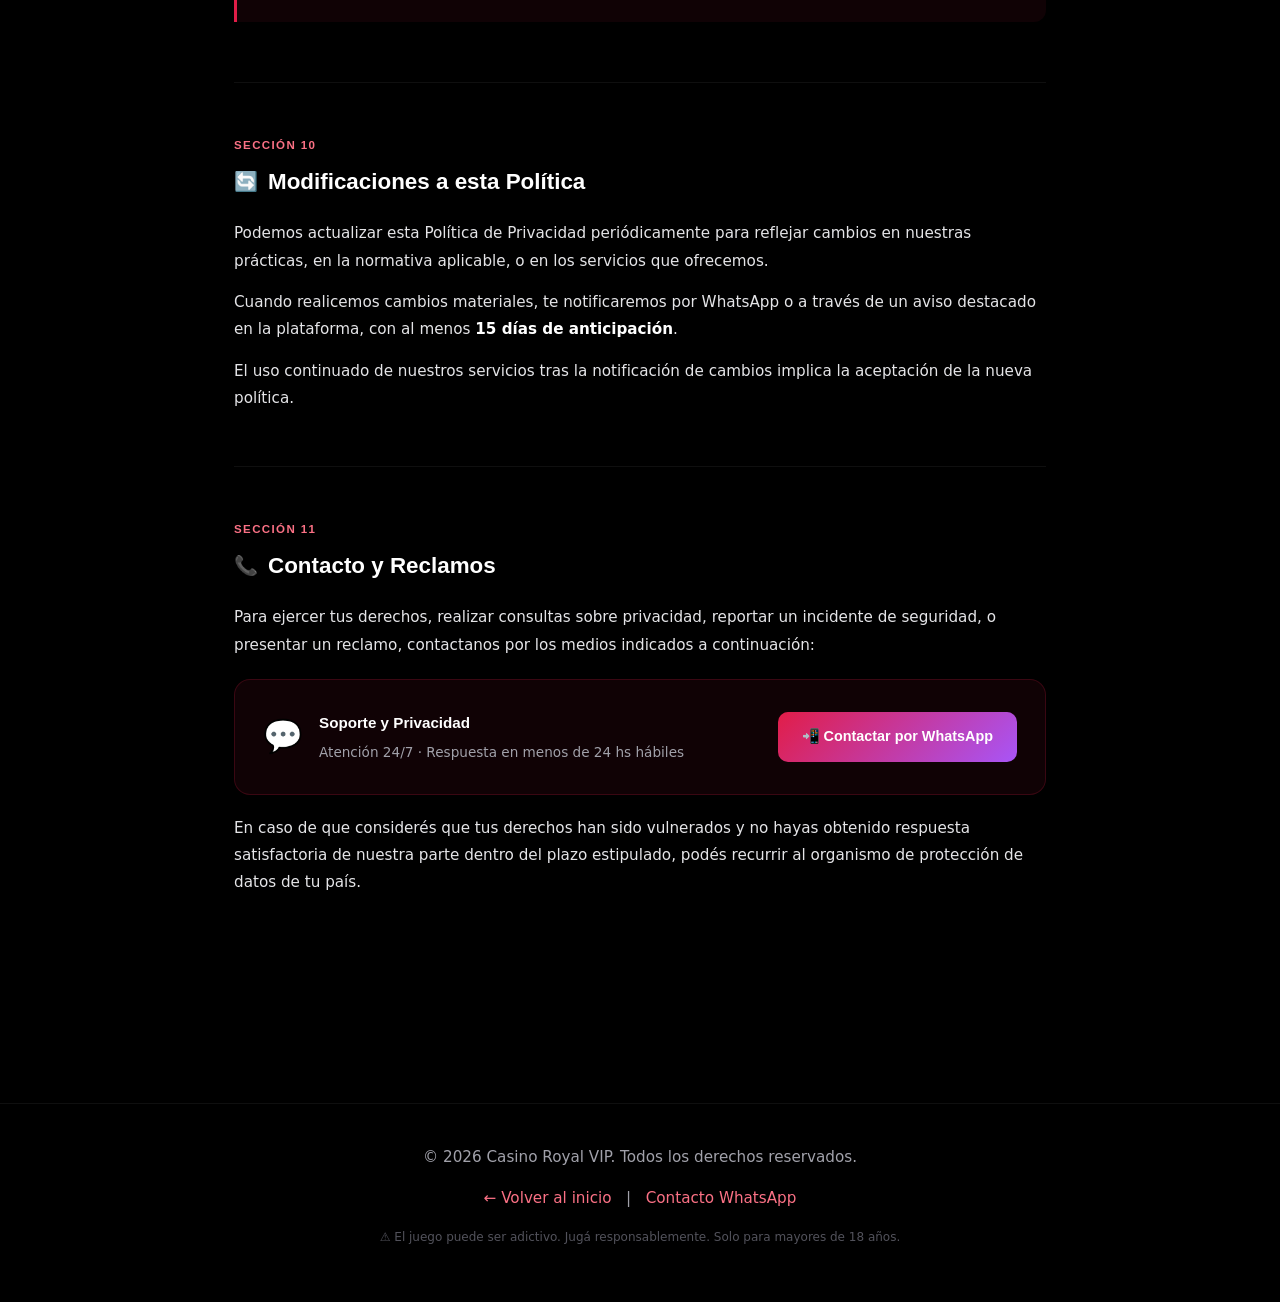
<file: privacy-policy.html>
<!DOCTYPE html>
<html lang="es">
<head>
    <meta charset="UTF-8">
    <meta name="viewport" content="width=device-width, initial-scale=1.0">
    <!-- ===== SECURITY HEADERS ===== -->
    <!-- Content Security Policy: restricts resource loading to prevent XSS -->
    <meta http-equiv="Content-Security-Policy"
          content="default-src 'self';
                   script-src 'self' 'unsafe-inline' https://fonts.googleapis.com;
                   style-src 'self' 'unsafe-inline' https://fonts.googleapis.com https://fonts.gstatic.com;
                   font-src 'self' https://fonts.gstatic.com;
                   img-src 'self' data: blob:;
                   connect-src 'self';
                   object-src 'none';
                   base-uri 'self';
                   form-action 'self' https://wa.me;
                   frame-ancestors 'none';">
    <!-- Prevent MIME type sniffing -->
    <meta http-equiv="X-Content-Type-Options" content="nosniff">
    <!-- XSS Protection (for older browsers) -->
    <meta http-equiv="X-XSS-Protection" content="1; mode=block">
    <!-- Prevent clickjacking -->
    <meta http-equiv="X-Frame-Options" content="DENY">
    <!-- ===== END SECURITY HEADERS ===== -->

    <title>Política de Privacidad | Casino Royal VIP</title>
    <meta name="description" content="Política de privacidad y términos de uso de Casino Royal VIP. Conocé cómo protegemos tus datos personales.">
    <meta name="robots" content="noindex, follow">

    <link rel="preconnect" href="https://fonts.googleapis.com">
    <link rel="preconnect" href="https://fonts.gstatic.com" crossorigin>
    <link href="https://fonts.googleapis.com/css2?family=Plus+Jakarta+Sans:wght@400;500;600;700;800&family=Inter:wght@400;500&display=swap" rel="stylesheet">

    <style>
        :root {
            --bg-primary: #000000;
            --bg-secondary: #09090B;
            --bg-tertiary: #18181B;
            --primary-500: #E11D48;
            --primary-400: #fb7185;
            --violet-500: #A855F7;
            --orange-500: #F97316;
            --primary-rgb: 225, 29, 72;
            --text-primary: #FFFFFF;
            --text-secondary: #E4E4E7;
            --text-tertiary: #A1A1AA;
        }

        *, *::before, *::after { box-sizing: border-box; margin: 0; padding: 0; }

        body {
            background: var(--bg-primary);
            color: var(--text-secondary);
            font-family: 'Inter', system-ui, sans-serif;
            line-height: 1.8;
            -webkit-font-smoothing: antialiased;
        }

        a { color: var(--primary-400); text-decoration: none; }
        a:hover { text-decoration: underline; }

        /* Navbar */
        .nav {
            background: rgba(0,0,0,0.9);
            border-bottom: 1px solid rgba(var(--primary-rgb), 0.15);
            padding: 18px 0;
            position: sticky;
            top: 0;
            z-index: 100;
            backdrop-filter: blur(16px);
        }
        .nav-inner {
            max-width: 1100px;
            margin: 0 auto;
            padding: 0 24px;
            display: flex;
            align-items: center;
            justify-content: space-between;
        }
        .nav-brand {
            font-family: 'Plus Jakarta Sans', sans-serif;
            font-weight: 800;
            font-size: 1.1rem;
            color: #fff;
            display: flex;
            align-items: center;
            gap: 10px;
        }
        .nav-brand img {
            height: 36px;
            width: 36px;
            object-fit: contain;
            border-radius: 6px;
            filter: drop-shadow(0 0 8px rgba(var(--primary-rgb),0.5));
        }
        .nav-back {
            font-size: 0.85rem;
            font-weight: 600;
            color: var(--primary-400);
            display: flex;
            align-items: center;
            gap: 6px;
        }

        /* Page layout */
        .policy-wrapper {
            max-width: 860px;
            margin: 0 auto;
            padding: 60px 24px 100px;
        }

        /* Hero */
        .policy-hero {
            text-align: center;
            margin-bottom: 64px;
            padding: 48px 32px;
            background: linear-gradient(135deg, rgba(var(--primary-rgb), 0.06), rgba(168,85,247,0.05));
            border: 1px solid rgba(var(--primary-rgb), 0.15);
            border-radius: 24px;
        }
        .policy-badge {
            display: inline-block;
            background: rgba(var(--primary-rgb), 0.15);
            border: 1px solid rgba(var(--primary-rgb), 0.3);
            color: var(--primary-400);
            font-size: 0.78rem;
            font-weight: 700;
            letter-spacing: 0.1em;
            text-transform: uppercase;
            padding: 6px 16px;
            border-radius: 100px;
            margin-bottom: 20px;
        }
        .policy-title {
            font-family: 'Plus Jakarta Sans', sans-serif;
            font-size: clamp(2rem, 5vw, 3rem);
            font-weight: 800;
            color: var(--text-primary);
            margin-bottom: 12px;
        }
        .policy-meta {
            font-size: 0.85rem;
            color: var(--text-tertiary);
        }

        /* Sections */
        .policy-section {
            margin-bottom: 52px;
            padding-bottom: 40px;
            border-bottom: 1px solid rgba(255,255,255,0.06);
        }
        .policy-section:last-of-type { border-bottom: none; }

        .section-num {
            font-family: 'Plus Jakarta Sans', sans-serif;
            font-size: 0.72rem;
            font-weight: 700;
            letter-spacing: 0.12em;
            text-transform: uppercase;
            color: var(--primary-400);
            margin-bottom: 6px;
        }
        .section-heading {
            font-family: 'Plus Jakarta Sans', sans-serif;
            font-size: 1.4rem;
            font-weight: 700;
            color: var(--text-primary);
            margin-bottom: 18px;
            display: flex;
            align-items: center;
            gap: 10px;
        }
        .section-heading .icon { font-size: 1.2rem; }

        p { margin-bottom: 14px; font-size: 0.95rem; }
        ul, ol { padding-left: 22px; margin-bottom: 16px; }
        li { margin-bottom: 10px; font-size: 0.95rem; }
        strong { color: var(--text-primary); font-weight: 600; }

        /* Highlight boxes */
        .info-box {
            background: rgba(var(--primary-rgb), 0.07);
            border-left: 3px solid var(--primary-500);
            border-radius: 0 12px 12px 0;
            padding: 18px 22px;
            margin: 20px 0;
            font-size: 0.9rem;
        }
        .warning-box {
            background: rgba(249,115,22, 0.07);
            border-left: 3px solid var(--orange-500);
            border-radius: 0 12px 12px 0;
            padding: 18px 22px;
            margin: 20px 0;
            font-size: 0.9rem;
            color: #fbd38d;
        }
        .warning-box strong { color: var(--orange-500); }

        /* Security badges */
        .security-badges {
            display: flex;
            flex-wrap: wrap;
            gap: 10px;
            margin-top: 20px;
        }
        .sec-badge {
            display: inline-flex;
            align-items: center;
            gap: 6px;
            background: rgba(34,197,94,0.1);
            border: 1px solid rgba(34,197,94,0.25);
            color: #86efac;
            font-size: 0.8rem;
            font-weight: 600;
            padding: 6px 14px;
            border-radius: 100px;
        }

        /* Contact card */
        .contact-card {
            background: rgba(var(--primary-rgb), 0.07);
            border: 1px solid rgba(var(--primary-rgb), 0.2);
            border-radius: 16px;
            padding: 28px;
            margin-top: 20px;
            display: flex;
            align-items: center;
            gap: 16px;
            flex-wrap: wrap;
        }
        .contact-icon { font-size: 2rem; }
        .contact-btn {
            display: inline-flex;
            align-items: center;
            gap: 6px;
            background: linear-gradient(135deg, #E11D48, #A855F7);
            color: #fff;
            font-family: 'Plus Jakarta Sans', sans-serif;
            font-weight: 700;
            font-size: 0.9rem;
            padding: 12px 24px;
            border-radius: 10px;
            margin-left: auto;
            white-space: nowrap;
            transition: opacity 0.2s;
        }
        .contact-btn:hover { opacity: 0.85; text-decoration: none; }

        /* Footer */
        .policy-footer {
            text-align: center;
            padding: 40px 24px;
            border-top: 1px solid rgba(255,255,255,0.06);
            font-size: 0.8rem;
            color: var(--text-tertiary);
        }
        .policy-footer a { color: var(--primary-400); }

        /* TOC */
        .toc {
            background: var(--bg-tertiary);
            border: 1px solid rgba(255,255,255,0.07);
            border-radius: 16px;
            padding: 24px 28px;
            margin-bottom: 48px;
        }
        .toc-title {
            font-family: 'Plus Jakarta Sans', sans-serif;
            font-weight: 700;
            font-size: 0.9rem;
            color: var(--text-primary);
            margin-bottom: 14px;
            letter-spacing: 0.04em;
        }
        .toc ol { margin: 0; padding-left: 18px; }
        .toc li { margin-bottom: 6px; font-size: 0.88rem; }
        .toc a { color: var(--text-tertiary); }
        .toc a:hover { color: var(--primary-400); }

        @media (max-width: 600px) {
            .contact-card { flex-direction: column; text-align: center; }
            .contact-btn { margin-left: 0; width: 100%; justify-content: center; }
        }
    </style>
</head>
<body>

    <!-- Navbar -->
    <nav class="nav">
        <div class="nav-inner">
            <div class="nav-brand">
                <img src="images/logo.png" alt="Casino Royal VIP" loading="lazy">
                Casino Royal <span style="color:var(--primary-400)">VIP</span>
            </div>
            <a href="index.html" class="nav-back">← Volver al inicio</a>
        </div>
    </nav>

    <div class="policy-wrapper">

        <!-- Hero -->
        <div class="policy-hero">
            <div class="policy-badge">🔒 Documento Legal</div>
            <h1 class="policy-title">Política de Privacidad</h1>
            <p class="policy-meta">Última actualización: <strong>16 de marzo de 2026</strong> &nbsp;|&nbsp; Versión 2.0</p>
        </div>

        <!-- TOC -->
        <div class="toc">
            <div class="toc-title">📋 Tabla de Contenidos</div>
            <ol>
                <li><a href="#s1">Información que Recopilamos</a></li>
                <li><a href="#s2">Cómo Usamos tu Información</a></li>
                <li><a href="#s3">Protección y Seguridad de Datos</a></li>
                <li><a href="#s4">Cookies y Tecnologías de Rastreo</a></li>
                <li><a href="#s5">Compartición de Datos</a></li>
                <li><a href="#s6">Retención de Datos</a></li>
                <li><a href="#s7">Tus Derechos como Usuario</a></li>
                <li><a href="#s8">Juego Responsable y Protección de Menores</a></li>
                <li><a href="#s9">Términos y Condiciones del Bono</a></li>
                <li><a href="#s10">Modificaciones a esta Política</a></li>
                <li><a href="#s11">Contacto y Reclamos</a></li>
            </ol>
        </div>

        <!-- 1 -->
        <div class="policy-section" id="s1">
            <div class="section-num">Sección 01</div>
            <h2 class="section-heading"><span class="icon">📥</span> Información que Recopilamos</h2>
            <p>En <strong>Casino Royal VIP</strong> recopilamos la información mínima necesaria para brindar nuestros servicios de manera segura y personalizada. A continuación detallamos los tipos de datos que podemos recopilar:</p>
            <ul>
                <li><strong>Datos de identificación:</strong> Nombre y apellido, fecha de nacimiento (para verificación de mayoría de edad), número de documento.</li>
                <li><strong>Datos de contacto:</strong> Número de teléfono/WhatsApp, dirección de correo electrónico (si corresponde).</li>
                <li><strong>Datos financieros:</strong> Información de métodos de pago utilizados para depósitos y retiros (procesados siempre a través de pasarelas de pago certificadas; no almacenamos datos de tarjeta completos).</li>
                <li><strong>Datos de uso:</strong> Historial de juego, apuestas realizadas, montos ganados/perdidos, sesiones activas.</li>
                <li><strong>Datos técnicos:</strong> Dirección IP, tipo de dispositivo, navegador, sistema operativo, timestamps de acceso.</li>
                <li><strong>Comunicaciones:</strong> Mensajes intercambiados a través de WhatsApp para soporte y gestión de cuenta.</li>
            </ul>
            <div class="info-box">
                🔐 <strong>Minimización de datos:</strong> Sólo recopilamos la información estrictamente necesaria. Nunca pedimos más datos de los que requerimos para la prestación del servicio.
            </div>
        </div>

        <!-- 2 -->
        <div class="policy-section" id="s2">
            <div class="section-num">Sección 02</div>
            <h2 class="section-heading"><span class="icon">🎯</span> Cómo Usamos tu Información</h2>
            <p>Utilizamos tus datos exclusivamente para los siguientes fines:</p>
            <ul>
                <li>Verificar tu identidad y edad (sólo mayores de 18 años).</li>
                <li>Gestionar tu cuenta, depósitos y retiros.</li>
                <li>Brindarte soporte al cliente personalizado.</li>
                <li>Prevenir fraudes, lavado de dinero y actividades ilícitas.</li>
                <li>Enviarte notificaciones sobre bonos, promociones y actualizaciones relevantes (con tu consentimiento previo).</li>
                <li>Cumplir con obligaciones legales y regulatorias aplicables.</li>
                <li>Mejorar la calidad y seguridad de nuestros servicios.</li>
            </ul>
            <p><strong>Nunca</strong> utilizamos tus datos para venderlos a terceros, ni para publicidad de terceros sin tu consentimiento expreso.</p>
        </div>

        <!-- 3 -->
        <div class="policy-section" id="s3">
            <div class="section-num">Sección 03</div>
            <h2 class="section-heading"><span class="icon">🛡️</span> Protección y Seguridad de Datos</h2>
            <p>La seguridad de tus datos es nuestra máxima prioridad. Implementamos medidas técnicas y organizativas de nivel bancario para proteger tu información:</p>
            <ul>
                <li><strong>Encriptación SSL/TLS 256 bits:</strong> Toda la comunicación entre tu dispositivo y nuestros servidores está encriptada.</li>
                <li><strong>Encriptación en reposo:</strong> Los datos almacenados en nuestras bases de datos están cifrados con AES-256.</li>
                <li><strong>Autenticación de dos factores (2FA):</strong> Disponible para acceso a cuentas sensibles.</li>
                <li><strong>Monitoreo de seguridad 24/7:</strong> Sistemas de detección de intrusiones (IDS/IPS) activos.</li>
                <li><strong>Protección contra ataques:</strong> Medidas activas contra XSS, SQL Injection, CSRF, DDoS y clickjacking.</li>
                <li><strong>Acceso restringido:</strong> Solo personal autorizado accede a datos personales, bajo acuerdos de confidencialidad.</li>
                <li><strong>Auditorías de seguridad:</strong> Realizamos pentesting y auditorías internas periódicas.</li>
                <li><strong>Backups cifrados:</strong> Copias de seguridad automáticas con cifrado y almacenamiento geográficamente distribuido.</li>
            </ul>
            <div class="security-badges">
                <span class="sec-badge">✅ SSL 256-bit</span>
                <span class="sec-badge">✅ AES-256 En Reposo</span>
                <span class="sec-badge">✅ Protección XSS/CSRF</span>
                <span class="sec-badge">✅ Anti-DDoS</span>
                <span class="sec-badge">✅ Monitoreo 24/7</span>
                <span class="sec-badge">✅ 2FA Disponible</span>
            </div>
            <div class="warning-box" style="margin-top: 20px;">
                ⚠️ <strong>Aviso de seguridad:</strong> Casino Royal VIP <strong>nunca</strong> te pedirá tu contraseña, datos de tarjeta completos ni información sensible a través de WhatsApp o mensajes no solicitados. Si recibís una comunicación sospechosa, reportala de inmediato.
            </div>
        </div>

        <!-- 4 -->
        <div class="policy-section" id="s4">
            <div class="section-num">Sección 04</div>
            <h2 class="section-heading"><span class="icon">🍪</span> Cookies y Tecnologías de Rastreo</h2>
            <p>Esta página web utiliza tecnologías de almacenamiento local con los siguientes fines:</p>
            <ul>
                <li><strong>Cookies esenciales:</strong> Necesarias para el funcionamiento básico del sitio (sesión, seguridad CSRF, preferencias de idioma).</li>
                <li><strong>SessionStorage:</strong> Utilizado para la cuenta regresiva del bono de bienvenida. Se borra al cerrar el navegador.</li>
                <li><strong>LocalStorage:</strong> Para guardar preferencias de usuario de manera anónima.</li>
                <li><strong>Cookies funcionales:</strong> Para recordar tu sesión y evitar que tengas que iniciar sesión constantemente.</li>
            </ul>
            <p>No utilizamos cookies de rastreo de terceros con fines publicitarios en esta página. Podés gestionar o eliminar las cookies desde la configuración de tu navegador.</p>
        </div>

        <!-- 5 -->
        <div class="policy-section" id="s5">
            <div class="section-num">Sección 05</div>
            <h2 class="section-heading"><span class="icon">🤝</span> Compartición de Datos con Terceros</h2>
            <p>No vendemos ni alquilamos tus datos personales. Sólo los compartimos en los siguientes casos limitados:</p>
            <ul>
                <li><strong>Procesadores de pago:</strong> Para gestionar depósitos y retiros, tus datos financieros son procesados por pasarelas de pago certificadas bajo PCI-DSS.</li>
                <li><strong>Proveedores de verificación de identidad (KYC):</strong> Para cumplir con normativas anti-lavado de dinero.</li>
                <li><strong>Proveedores de juegos:</strong> Los proveedores de software de juegos sólo reciben los datos mínimos necesarios (ID de usuario anónimo).</li>
                <li><strong>Obligaciones legales:</strong> Cuando así lo exija una orden judicial o normativa aplicable, previo análisis de legalidad.</li>
            </ul>
            <p>Todos nuestros proveedores están obligados contractualmente a proteger tus datos y no usarlos para fines distintos a los acordados.</p>
        </div>

        <!-- 6 -->
        <div class="policy-section" id="s6">
            <div class="section-num">Sección 06</div>
            <h2 class="section-heading"><span class="icon">🗓️</span> Retención de Datos</h2>
            <p>Conservamos tus datos durante el tiempo necesario para los fines para los que fueron recopilados:</p>
            <ul>
                <li><strong>Datos de cuenta activa:</strong> Mientras tu cuenta esté activa y por un período adicional de hasta 5 años tras el cierre (por obligaciones legales).</li>
                <li><strong>Registros de transacciones:</strong> Mínimo 5 años por requerimientos de normativas financieras y anti-lavado.</li>
                <li><strong>Datos de comunicaciones:</strong> Hasta 2 años desde la última interacción.</li>
                <li><strong>Datos técnicos (logs):</strong> Hasta 12 meses para fines de seguridad y auditoría.</li>
            </ul>
            <p>Transcurridos estos plazos, tus datos son eliminados o anonimizados de manera segura e irreversible.</p>
        </div>

        <!-- 7 -->
        <div class="policy-section" id="s7">
            <div class="section-num">Sección 07</div>
            <h2 class="section-heading"><span class="icon">⚖️</span> Tus Derechos como Usuario</h2>
            <p>Como titular de tus datos personales, tenés los siguientes derechos que podés ejercer en cualquier momento:</p>
            <ul>
                <li>🔍 <strong>Acceso:</strong> Solicitar una copia de todos los datos que tenemos sobre vos.</li>
                <li>✏️ <strong>Rectificación:</strong> Corregir datos incorrectos o incompletos.</li>
                <li>🗑️ <strong>Eliminación ("derecho al olvido"):</strong> Solicitar la eliminación de tus datos (con las limitaciones legales aplicables).</li>
                <li>🚫 <strong>Oposición:</strong> Oponerte al tratamiento de tus datos para determinados fines.</li>
                <li>📦 <strong>Portabilidad:</strong> Recibir tus datos en un formato estructurado y legible por máquina.</li>
                <li>⏸️ <strong>Limitación:</strong> Solicitar que limitemos el procesamiento de tus datos en ciertos casos.</li>
            </ul>
            <p>Para ejercer cualquiera de estos derechos, contactanos por <a href="https://wa.me/1234567890?text=Quiero%20ejercer%20mis%20derechos%20de%20datos%20personales" target="_blank" rel="noopener">WhatsApp</a>. Responderemos tu solicitud dentro de los <strong>30 días hábiles</strong> siguientes.</p>
        </div>

        <!-- 8 -->
        <div class="policy-section" id="s8">
            <div class="section-num">Sección 08</div>
            <h2 class="section-heading"><span class="icon">🛑</span> Juego Responsable y Protección de Menores</h2>
            <div class="warning-box">
                <strong>⚠️ SÓLO PARA MAYORES DE 18 AÑOS.</strong> El acceso y uso de Casino Royal VIP está estrictamente prohibido para menores de edad. Verificamos la edad de todos los usuarios antes de permitir el acceso a juegos por dinero real.
            </div>
            <p>Promovemos el juego responsable y ponemos a tu disposición las siguientes herramientas:</p>
            <ul>
                <li><strong>Límites de depósito:</strong> Podés establecer límites diarios, semanales o mensuales.</li>
                <li><strong>Auto-exclusión:</strong> Podés solicitar la suspensión temporal o permanente de tu cuenta.</li>
                <li><strong>Realidad del juego:</strong> El juego es entretenimiento. Nunca juegues con dinero que no podés permitirte perder.</li>
                <li><strong>Control del tiempo:</strong> Podés establecer recordatorios de tiempo de sesión.</li>
            </ul>
            <p>Si creés que tenés un problema con el juego o conocés a alguien que lo tiene, buscá ayuda profesional. El juego compulsivo es una condición tratable.</p>
        </div>

        <!-- 9 -->
        <div class="policy-section" id="s9">
            <div class="section-num">Sección 09</div>
            <h2 class="section-heading"><span class="icon">🎁</span> Términos del Bono de Bienvenida 50%</h2>
            <ul>
                <li>El bono del <strong>50%</strong> aplica únicamente al <strong>primer depósito</strong> de cada usuario nuevo.</li>
                <li>El monto mínimo de depósito para activar el bono es de <strong>$1.000 ARS</strong> (o equivalente en la moneda aplicable).</li>
                <li>El bono máximo acreditable es de <strong>$50.000 ARS</strong>.</li>
                <li>Los fondos del bono tienen un requisito de apuesta (<em>wagering requirement</em>) de <strong>20x</strong> (el bono debe apostarse 20 veces antes de poder retirarse).</li>
                <li>El bono tiene una vigencia de <strong>30 días</strong> desde su acreditación.</li>
                <li>El bono no es canjeable por efectivo directamente; sólo a través del cumplimiento del wagering requirement.</li>
                <li>Casino Royal VIP se reserva el derecho de modificar, suspender o cancelar el bono en cualquier momento, con previo aviso.</li>
                <li>El abuso del bono (cuentas múltiples, apuestas estratégicas para evadir el wagering, etc.) puede resultar en la cancelación del bono y/o la cuenta.</li>
            </ul>
            <div class="info-box">
                📞 Para consultas sobre el bono, contactá a nuestro soporte antes de realizar cualquier depósito.
            </div>
        </div>

        <!-- 10 -->
        <div class="policy-section" id="s10">
            <div class="section-num">Sección 10</div>
            <h2 class="section-heading"><span class="icon">🔄</span> Modificaciones a esta Política</h2>
            <p>Podemos actualizar esta Política de Privacidad periódicamente para reflejar cambios en nuestras prácticas, en la normativa aplicable, o en los servicios que ofrecemos.</p>
            <p>Cuando realicemos cambios materiales, te notificaremos por WhatsApp o a través de un aviso destacado en la plataforma, con al menos <strong>15 días de anticipación</strong>.</p>
            <p>El uso continuado de nuestros servicios tras la notificación de cambios implica la aceptación de la nueva política.</p>
        </div>

        <!-- 11 -->
        <div class="policy-section" id="s11">
            <div class="section-num">Sección 11</div>
            <h2 class="section-heading"><span class="icon">📞</span> Contacto y Reclamos</h2>
            <p>Para ejercer tus derechos, realizar consultas sobre privacidad, reportar un incidente de seguridad, o presentar un reclamo, contactanos por los medios indicados a continuación:</p>
            <div class="contact-card">
                <div class="contact-icon">💬</div>
                <div>
                    <p style="margin:0; font-weight:700; color: #fff; font-family: 'Plus Jakarta Sans', sans-serif;">Soporte y Privacidad</p>
                    <p style="margin:4px 0 0; font-size: 0.85rem; color: var(--text-tertiary);">Atención 24/7 · Respuesta en menos de 24 hs hábiles</p>
                </div>
                <a href="https://wa.me/1234567890?text=Consulta%20sobre%20privacidad%20y%20datos%20personales" target="_blank" rel="noopener noreferrer" class="contact-btn">
                    📲 Contactar por WhatsApp
                </a>
            </div>
            <p style="margin-top: 20px;">En caso de que considerés que tus derechos han sido vulnerados y no hayas obtenido respuesta satisfactoria de nuestra parte dentro del plazo estipulado, podés recurrir al organismo de protección de datos de tu país.</p>
        </div>

    </div><!-- /policy-wrapper -->

    <!-- Footer -->
    <footer class="policy-footer">
        <p>© 2026 Casino Royal VIP. Todos los derechos reservados.</p>
        <p style="margin-top:8px;">
            <a href="index.html">← Volver al inicio</a>
            &nbsp;&nbsp;|&nbsp;&nbsp;
            <a href="https://wa.me/1234567890" target="_blank" rel="noopener">Contacto WhatsApp</a>
        </p>
        <p style="margin-top:12px; color: #52525b; font-size: 0.75rem;">
            ⚠️ El juego puede ser adictivo. Jugá responsablemente. Solo para mayores de 18 años.
        </p>
    </footer>

</body>
</html>
</file>
